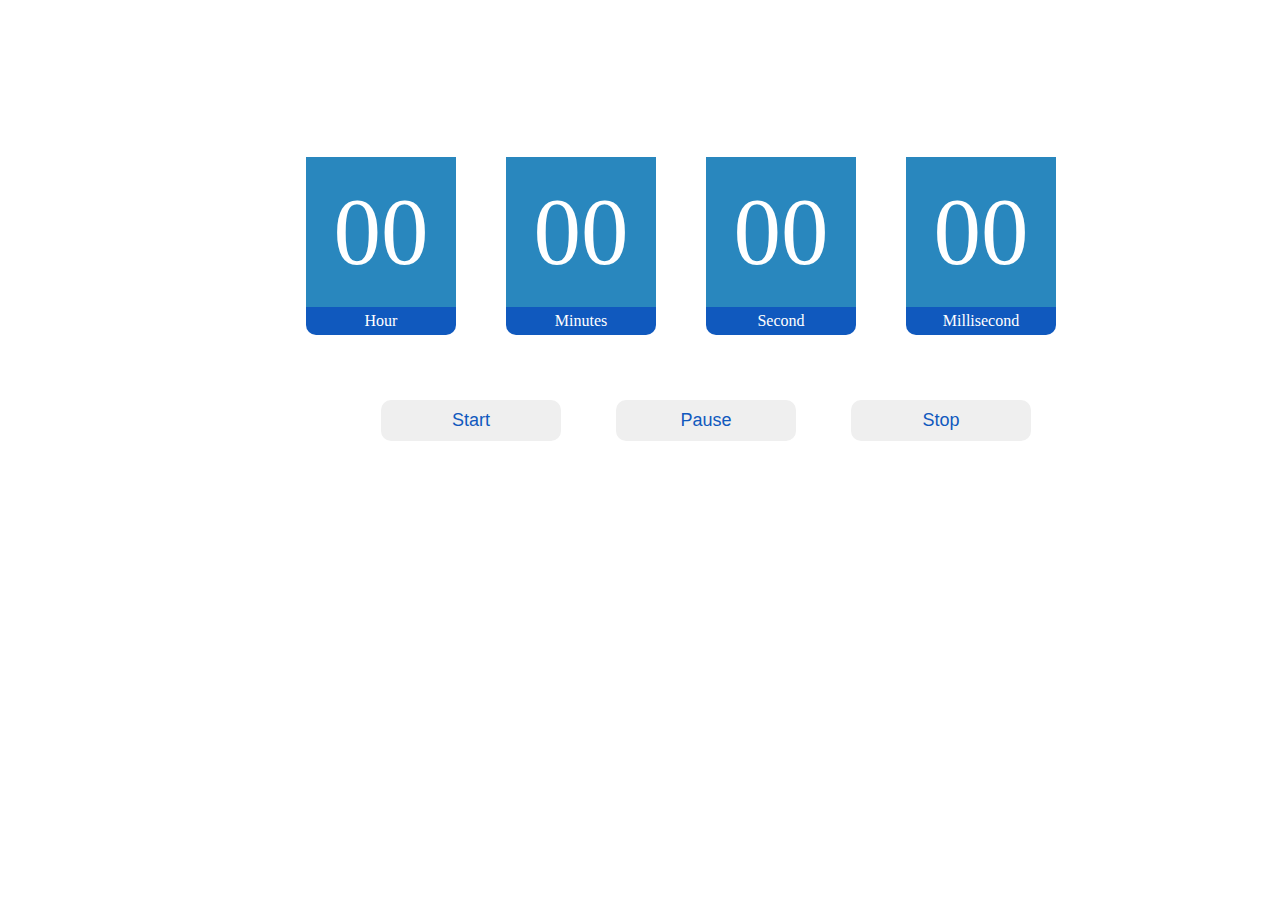
<file: stopwatch/index.html>
<!DOCTYPE html>
<html lang="en">
<head>
    <meta charset="UTF-8">
    <meta http-equiv="X-UA-Compatible" content="IE=edge">
    <meta name="viewport" content="width=device-width, initial-scale=1.0">
    <link rel="stylesheet" href="./style.css">
    <title>Document</title>
</head>
<body>
    <div class="container">
        <div class="timer">
            <div class="timer_block">
                <div class="time hour">00</div>
                <div class="title">Hour</div>
            </div>
        </div>
        <div class="timer">
            <div class="timer_block">
                <div class="time minutes">00</div>
                <div class="title">Minutes</div>
            </div>
        </div>
        <div class="timer">
            <div class="timer_block">
                <div class="time second">00</div>
                <div class="title">Second</div>
            </div>
        </div>
        <div class="timer">
            <div class="timer_block">
                <div class="time millisecond">00</div>
                <div class="title">Millisecond</div>
            </div>
        </div>

        <div class="buttons">
        <button class="button Start">Start</button>
        <button class="button Pause">Pause</button>
        <button class="button Stop">Stop</button>
        </div>
    </div>
    <script src="./script.js"></script>
</body>
</html>
</file>
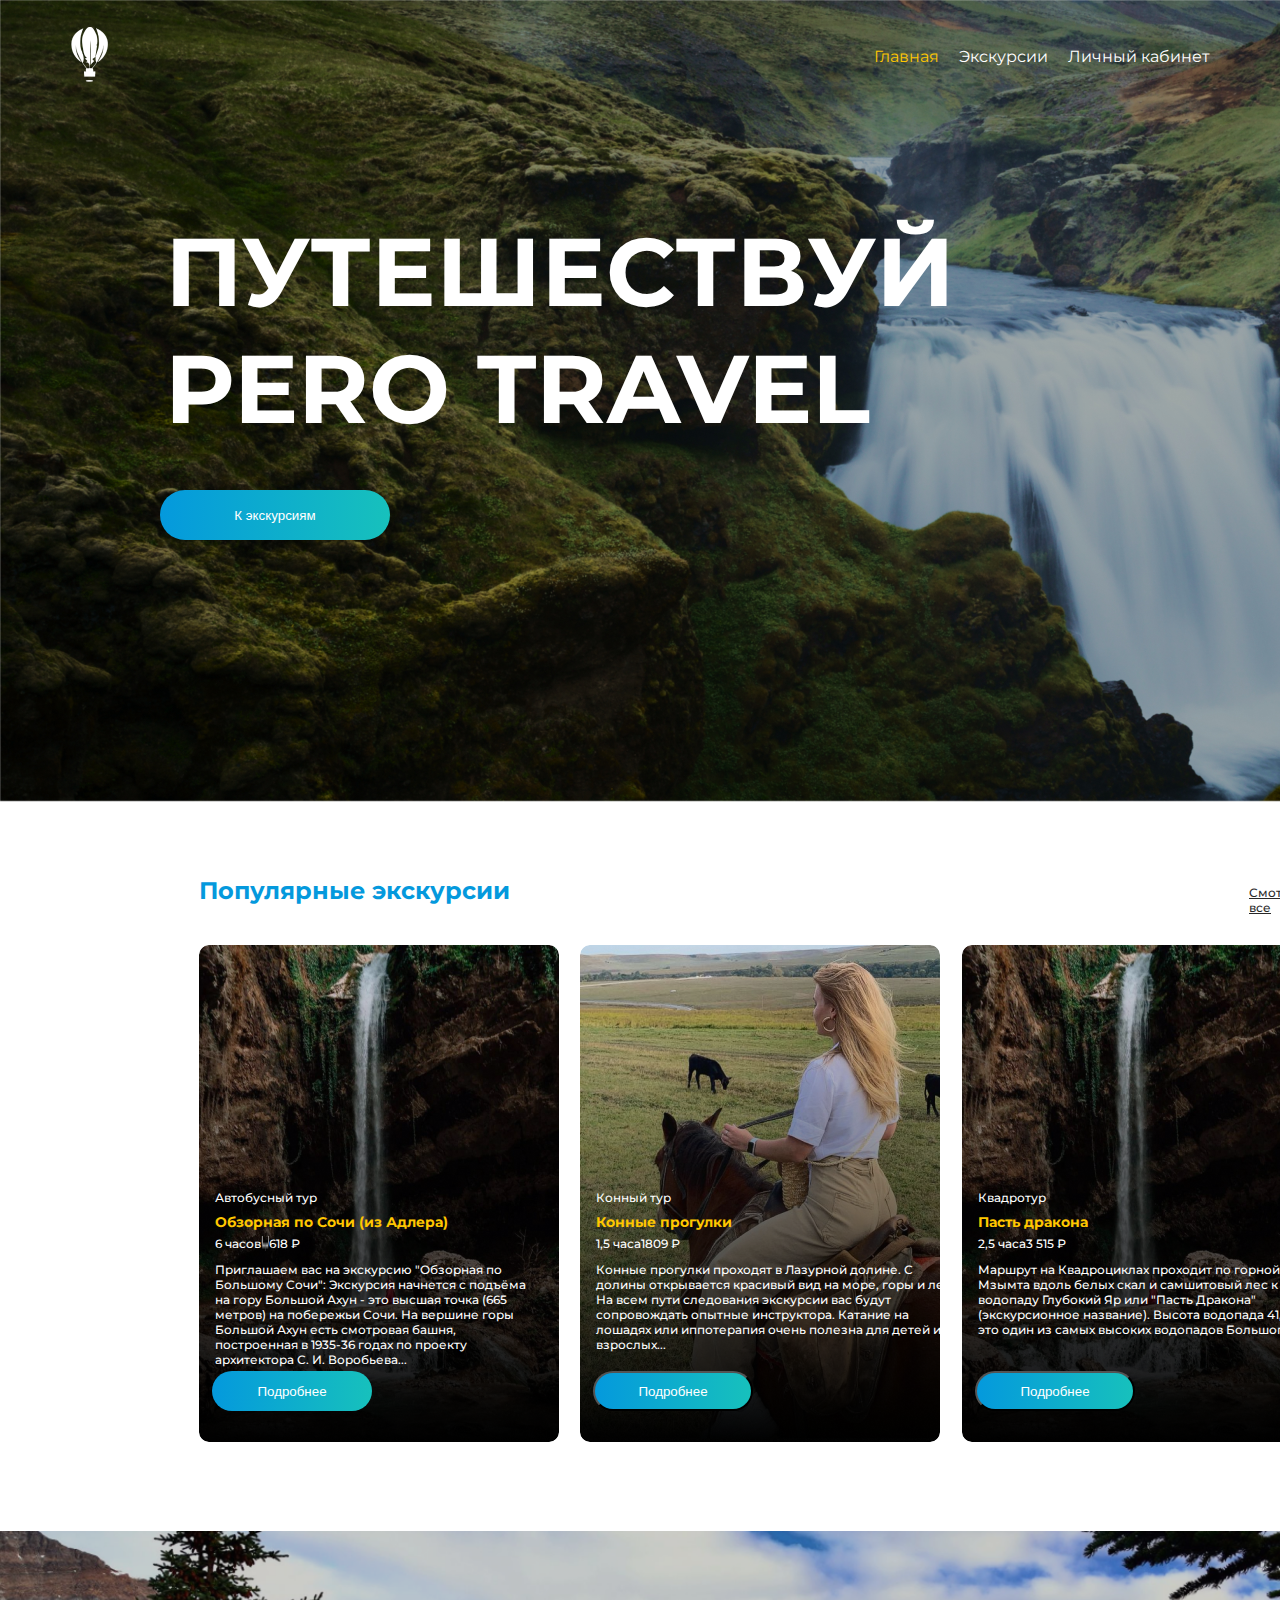
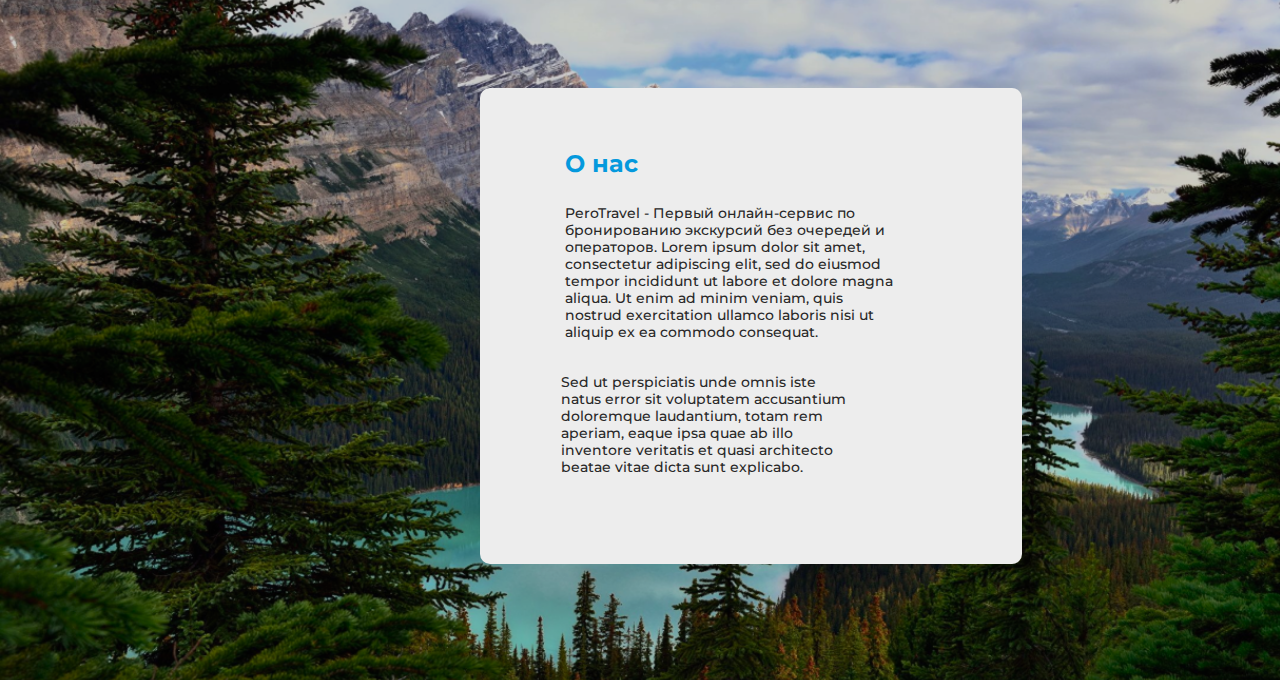
<file: travel/index.html>
<!DOCTYPE html>
<html lang="en">
<head>
    <meta charset="UTF-8">
    <meta http-equiv="X-UA-Compatible" content="IE=edge">
    <meta name="viewport" content="width=device-width, initial-scale=1.0">
    <title>Travek</title>
    <link rel="stylesheet" href="css/style.css">
    <link rel="stylesheet" href="css/media.css">
</head>
<body>

    <section class="promo">
        <div class="container">
            <!-- Header -->
            <div class="header">
                <div class="logo">
                    <img src="img/logo.png" alt="">
                </div>
                <ul class="menu">
                    <li><a class="active" href="#">Главная</a></li>
                    <li><a href="#">Экскурсии</a></li>
                    <li><a href="#">Личный кабинет</a></li>
                </ul>
            </div>
            <!-- End Header -->

            <h1>ПУТЕШЕСТВУЙ PERO TRAVEL</h1>
            <button class="button">К экскурсиям</button>
        </div>
      </section>
      <h2>Популярные экскурсии</h2>
       <a class="view-this" href="#">Смотреть все</a>
     <section class="tour">
     <div class="first-tour">
        <p class="text">Автобусный тур</p>
        <p class="text-1">Обзорная по Сочи (из Адлера) </p>
        <div class="other">
            <p>6 часов</p>
            <img src="./img/Vector.png" alt="">
            <p>618 ₽</p>
        </div>
        <p class="basic-text">Приглашаем вас на экскурсию 
            "Обзорная по Большому Сочи":
            Экскурсия начнется с подъёма на гору Большой Ахун - это  высшая точка (665 метров) на побережьи Сочи. На вершине горы Большой Ахун есть смотровая башня, построенная в 1935-36 годах по проекту архитектора С. И. Воробьева...</p>
            <button class="button-1">Подробнее</button>
     </div>
     <div class="second-tour">
        <p class="text-4">Конный тур</p>
         <p class="text-1">Конные прогулки</p>
         <div class="other">
            <p>1,5 часа</p>
            <p>1809 ₽</p>
         </div>
         <p class="basic-text-1">Конные прогулки проходят в Лазурной долине. С долины открывается красивый вид на море, горы и лес. На всем пути следования экскурсии вас будут сопровождать опытные инструктора. Катание на лошадях или иппотерапия очень полезна для детей и взрослых...</p>
         <button class="button-2">Подробнее</button>
     </div>
     <div class="third-tour">
        <p class="text-5">Квадротур</p>
        <p class="text-1">Пасть дракона</p>
        <div class="other">
            <p>2,5 часа</p>
            <p>3 515 ₽</p>
        </div>
        <p class="basic-text-2">Маршрут на Квадроциклах проходит по горной реке Мзымта вдоль белых скал и самшитовый лес к водопаду Глубокий Яр или "Пасть Дракона" (экскурсионное название).
            Высота водопада 41,5 метр - это один из самых высоких водопадов Большого Сочи...</p>
            <button class="button-3">Подробнее</button>
     </div>
     </section>
     <section class="background-travel">
        <div class="background-text">
            <div class="background-text-additionally">
                <h1>О нас</h1>
                <p class="suu">PeroTravel - Первый онлайн-сервис по бронированию экскурсий без очередей и операторов.
                    Lorem ipsum dolor sit amet, consectetur adipiscing elit, sed do eiusmod tempor incididunt ut labore et dolore magna aliqua. Ut enim ad minim veniam, quis nostrud exercitation ullamco laboris nisi ut aliquip ex ea commodo consequat. </p>
                <p class="rex">Sed ut perspiciatis unde omnis iste natus error sit voluptatem accusantium doloremque laudantium, totam rem aperiam, eaque ipsa quae ab illo inventore veritatis et quasi architecto beatae vitae dicta sunt explicabo.</p>
            </div>
        </div>
     </section>

        
    </div>
    
</body>
</html>
</file>
<file: stopwatch/style.css>
* {
    font-family: 'Azeret Mono' monospace;
    margin: 0;
    padding: 0;
    box-sizing: border-box;
}

.container {
    width: 60%;
    height: 100%;
    margin: 0 auto;
    margin-top: 150px;
    display: flex;
}


.timer {
    display: flex;
    justify-content: space-between;
    align-items: center;

}


.timer_block {
    width: 150px;
    border-bottom-right-radius: 10px;
    border-bottom-right-radius: 10px;
    margin-left: 50px;
}



.time {
    background-color: #2987be;
    display: flex;
    align-items: center;
    justify-content: center;
    color: white;
    height: 150px;
    font-size: 95px;
}


.title {
    background-color: #1059be;
    padding: 5px;
    border-bottom-right-radius: 10px;
    border-bottom-left-radius: 10px;
    text-align: center;
    color: white;
}


.buttons {
    display: flex;
    align-items: center;
    justify-content: space-between;
    max-width: 800px;
    margin: 0 auto;
    margin-top: 150px;
}


.button {
    border: none;
    border-radius: 10px;
    font-size: 18px;
    padding: 10px;
    width: 180px;
    transition: .3s ease-in-out;
    cursor: pointer;
    position: relative;
    left: -700px;
    top: 100px;
   
    margin-left: 25px;
    margin-right: 30px;
}

.button, .start:hover{
    color: #1059be;

}
</file>
<file: travel/css/style.css>
@import url('https://fonts.googleapis.com/css2?family=Montserrat:wght@400;500;700&display=swap');

body {
    font-family: 'Montserrat';
}


* {
    padding: 0;
    margin: 0;
    box-sizing: border-box;
}

.promo {
    height: 802px;
    background-image: url(../img/main_bg.jpg);
    background-repeat: no-repeat;
    background-size: cover;
    padding: 26px 0;
}

.container {
    max-width: 1140px;
    margin: 0 auto;
}

.header {
    display: flex;
    justify-content: space-between;
}

.menu {
    list-style-type: none; /* Уберает точки у списка */
    display: flex;
    gap: 20px;
    align-items: center;
    color: white;
}

.menu a {
    color: white;
    text-decoration: none;
}

.menu a.active {
    color: #FFC700;
}



.promo h1 {
position: absolute;
width: 790px;
height: 234px;
left: 165px;
top: 213px;
color: #fff;
font-style: normal;
font-weight: 700;
font-size: 96px;
line-height: 117px;
}



.button {
position: absolute;
width: 230px;
height: 50px;
left: 160px;
top: 490px;
border-radius: 60px;
background: linear-gradient(92.71deg, #0499DD 0%, #17C1BC 100%);
color: #fff;
border: #fff;
}

.tour {
    height: 700px;
    width: 1120px;
    display: flex;
    justify-content: space-between;
    align-items: center;
    font-style: normal;
    font-family: 'Montserrat', sans-serif;
    font-size: 12px;
    font-weight: 500;
}


.first-tour {
    background-image: url("../img/Rectangle\ 13\ \(3\).png");
    position: absolute;
width: 360px;
height: 497px;
left: 199px;
top: 945px;

 
border-radius: 10px;
}



.text {
    font-family: 'Montserrat';
font-style: normal;
font-weight: 500;
font-size: 12px;
line-height: 15px;
 
color: #FFFFFF;
}

.text-1 {
    font-family: 'Montserrat';
font-style: normal;
font-weight: 700;
font-size: 14px;
line-height: 17px;
color: #FFC700;
}


.other {
    font-family: 'Montserrat';
font-style: normal;
font-weight: 500;
font-size: 12px;
line-height: 15px;
 display: flex;
color: #FFFFFF;
}


  h2 {
    width: 311px;
    height: 29px;
    color: #0499DD;
    font-family: 'Montserrat';
font-style: normal;
font-weight: 700;
font-size: 24px;
line-height: 29px;
position: relative;
    top: 74px;
    left: 199px;
}

.button-1 {
    position: absolute;
width: 160px;
height: 40px;
left: 13px;
top: 426px;
color: white;
 background: linear-gradient(92.71deg, #0499DD 0%, #17C1BC 100%);
border-radius: 40px;
border: white;
}



.background-text-additionally h1 {
    font-family: 'Montserrat';
font-style: normal;
font-weight: 700;
font-size: 24px;
line-height: 29px;
margin-top: 61px;
margin-left: 85px;

/* blue */

color: #0499DD;
}


 
p {
    color: white;
}


.basic-text {
     
width: 328px;
height: 105px;
 padding-top: 270px;
 padding-left: 16px;

font-family: 'Montserrat';
font-style: normal;
font-weight: 500;
font-size: 12px;
line-height: 15px;

/* white */

color: #FFFFFF;

}

.other {
    position: relative;
    top: 259px;
    left: 16px;
}


.text-1 {
    position: relative;
    top: 254px;
    left: 16px;
}


.text {
    position: relative;
    top: 245px;
    left: 16px;
}


.second-tour {
    background-image: url("../img/Rectangle\ 13\ \(1\).png");
    background-repeat: no-repeat;
    position: absolute;
width: 360px;
height: 497px;
left: 580px;
top: 945px;

 
border-radius: 10px;
}


.basic-text-1 {
    position: relative;
    position: relative;
    top: 270px;
    left: 16px;
}


.text-4 {
    position: relative;
    top: 245px;
    left: 16px;
}



.button-2 {
    position: absolute;
    width: 160px;
    height: 40px;
    left: 13px;
    top: 426px;
    color: white;
     background: linear-gradient(92.71deg, #0499DD 0%, #17C1BC 100%);
    border-radius: 40px; 
}



.third-tour {
    position: absolute;
width: 360px;
height: 497px;
left: 962px;
top: 945px;

background-image: url("../img/Rectangle\ 13\ \(3\).png"); 
border-radius: 10px;
}

.text-5 {
    position: relative;
    top: 245px;
    left: 16px; 
}


.basic-text-2 {
    position: relative;
    top: 270px;
    left: 16px;  
}



.button-3 {
    position: absolute;
    width: 160px;
    height: 40px;
    left: 13px;
    top: 426px;
    color: white;
     background: linear-gradient(92.71deg, #0499DD 0%, #17C1BC 100%);
    border-radius: 40px; 
}




.view-this {
    position: absolute;
    width: 85px;
    height: 15px;
    left: 1249px;
    top: 885px;
    font-family: 'Montserrat';
    font-style: normal;
    font-weight: 500;
    font-size: 12px;
    line-height: 15px;
    text-decoration-line: underline;
    color: #282828;
}



.background-travel {
    width: 1517px;
    height: 749px;
    background-size: cover;
    background-image: url("../img/Rectangle\ 4.png");
}


.background-text {
    position: absolute;
width: 542px;
height: 476px;
left: 480px;
top: 1688px;

/* gray 2 */

background: #EDEDED;
border-radius: 10px;
}



.suu {
    font-family: 'Montserrat';
font-style: normal;
font-weight: 500;
font-size: 14px;
line-height: 17px;

/* black */

color: #282828;
width: 336px;
height: 136px;
margin-left: 85px;
margin-top: 27px;
}
 


.rex {
    font-style: normal;
font-weight: 500;
font-size: 14px;
line-height: 17px;

/* black */

color: #282828;
width: 291px;
margin-top: 33px;
margin-left: 81px;
}
</file>
<file: travel/css/media.css>
@media (max-width:767px) {
  
h1 {
font-size: 20px;
}  


.menu {
    display: none;
}
    
}
</file>
